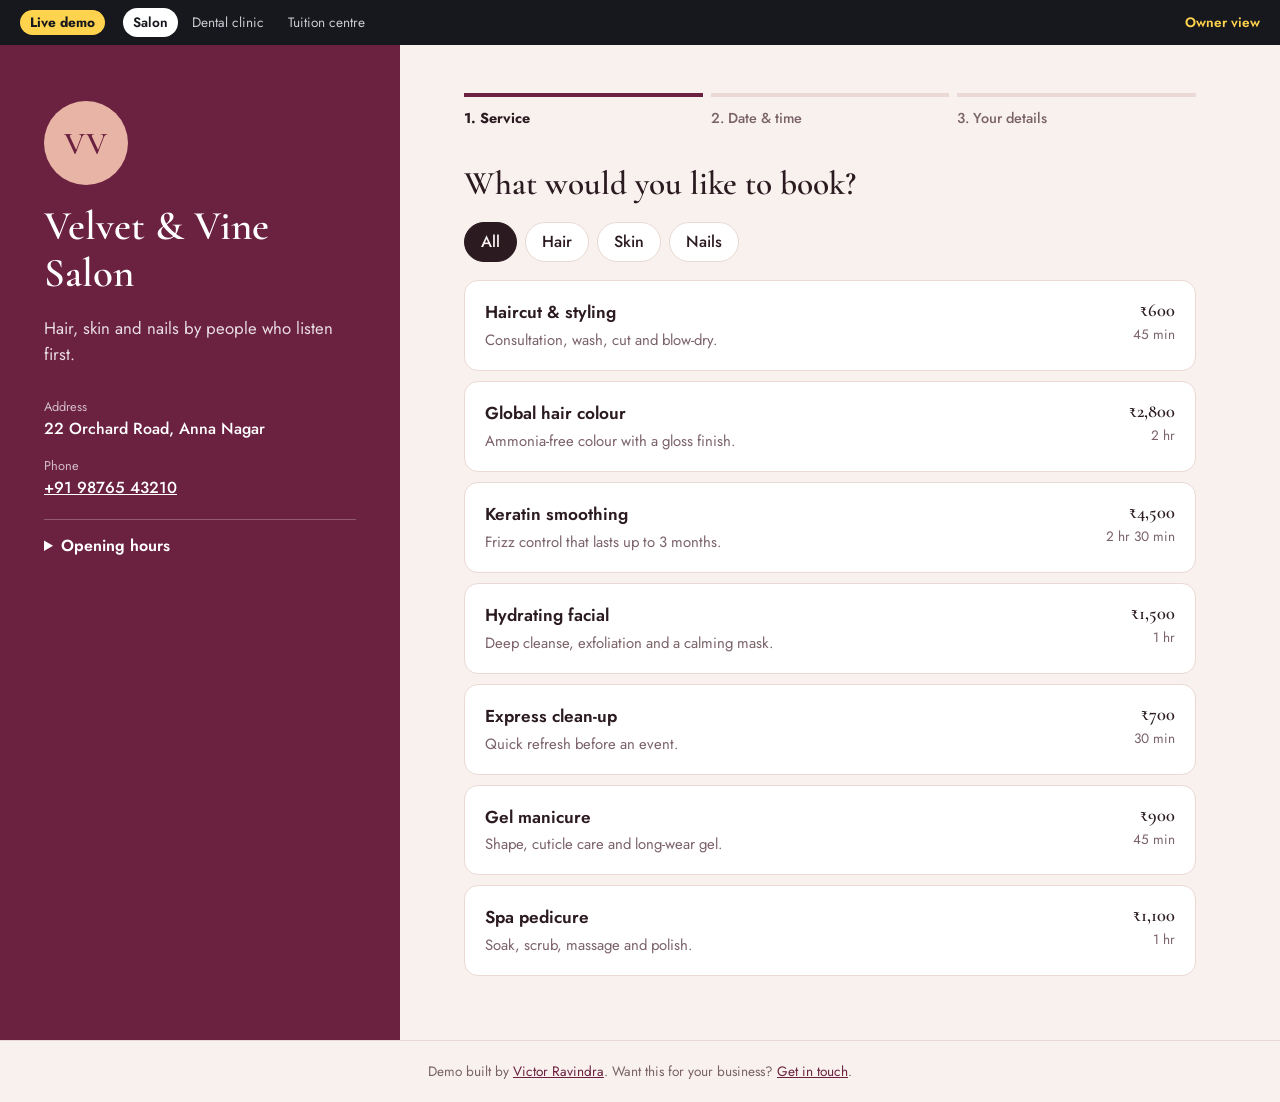
<file: index.html>
<!DOCTYPE html>
<html lang="en">
<head>
  <meta charset="UTF-8" />
  <meta name="viewport" content="width=device-width, initial-scale=1.0" />
  <meta name="theme-color" content="#333333" />
  <title>Book an appointment</title>
  <meta name="description" content="Book your appointment online in under a minute." />
  <link rel="preconnect" href="https://fonts.googleapis.com" />
  <link rel="preconnect" href="https://fonts.gstatic.com" crossorigin />
  <link rel="stylesheet" href="css/style.css" />
</head>
<body class="customer">
  <div id="demo-bar" class="demo-bar" hidden></div>

  <div class="shell">
    <aside class="biz" aria-label="About the business">
      <div class="biz-mark" id="biz-mark" aria-hidden="true"></div>
      <h1 id="biz-name"></h1>
      <p class="biz-tagline" id="biz-tagline"></p>
      <dl class="biz-facts">
        <div><dt>Address</dt><dd id="biz-address"></dd></div>
        <div><dt>Phone</dt><dd><a id="biz-phone"></a></dd></div>
      </dl>
      <details class="biz-hours">
        <summary>Opening hours</summary>
        <table id="biz-hours"></table>
      </details>
    </aside>

    <main class="flow" id="flow" aria-live="polite">
      <ol class="steps" id="steps" aria-label="Booking steps">
        <li data-step="service">Service</li>
        <li data-step="time">Date &amp; time</li>
        <li data-step="details">Your details</li>
      </ol>

      <section id="step-service" class="step">
        <h2>What would you like to book?</h2>
        <div class="chips" id="categories" role="group" aria-label="Filter by category"></div>
        <ul class="services" id="services"></ul>
      </section>

      <section id="step-time" class="step" hidden>
        <button type="button" class="back" data-go="service">Change service</button>
        <div class="picked" id="picked-service"></div>
        <h2>Pick a day</h2>
        <div class="dates" id="dates" role="listbox" aria-label="Available dates"></div>
        <h2 class="slots-title">Pick a time <span id="slots-date"></span></h2>
        <div id="slots" class="slots"></div>
      </section>

      <section id="step-details" class="step" hidden>
        <button type="button" class="back" data-go="time">Change time</button>
        <div class="picked" id="picked-summary"></div>
        <h2>Your details</h2>
        <form id="details-form" novalidate>
          <div class="field">
            <label for="f-name">Full name</label>
            <input id="f-name" name="name" autocomplete="name" required />
            <small class="error"></small>
          </div>
          <div class="field">
            <label for="f-phone">Mobile number</label>
            <input id="f-phone" name="phone" type="tel" inputmode="tel" autocomplete="tel" required />
            <small class="error"></small>
          </div>
          <div class="field">
            <label for="f-notes">Anything we should know? <span class="opt">optional</span></label>
            <textarea id="f-notes" name="notes" rows="3"></textarea>
          </div>
          <p class="form-error" id="form-error" role="alert"></p>
          <button type="submit" class="btn btn-primary btn-block" id="confirm-btn">Confirm booking</button>
        </form>
      </section>

      <section id="step-done" class="step done" hidden>
        <div class="tick" aria-hidden="true">
          <svg viewBox="0 0 52 52"><circle cx="26" cy="26" r="24"/><path d="M15 27l7 7 15-16"/></svg>
        </div>
        <h2>You're booked</h2>
        <p class="done-lead" id="done-lead"></p>
        <dl class="receipt" id="receipt"></dl>
        <div class="done-actions">
          <a class="btn btn-primary" id="wa-btn" target="_blank" rel="noopener">Send confirmation on WhatsApp</a>
          <button type="button" class="btn btn-ghost" id="ics-btn">Add to calendar</button>
          <button type="button" class="btn btn-link" data-go="service" id="again-btn">Book something else</button>
        </div>
      </section>
    </main>
  </div>

  <footer class="made-by" id="made-by"></footer>

  <script src="js/config.js"></script>
  <script src="js/core.js"></script>
  <script src="js/app.js"></script>
</body>
</html>
</file>
<file: css/style.css>
/*! BookEase demo. Copyright (c) 2026 Victor Ravindra. All rights reserved. Unauthorised copying or reuse is prohibited. */
:root{--primary: #333;--on-primary: #fff;--accent: #ddd;--bg: #f6f6f6;--surface: #fff;--ink: #1d1d1d;--muted: #666;--line: #e3e3e3;--font-display: Georgia, serif;--font-body: system-ui, sans-serif;--radius: 14px;--danger: #b3261e;--ok: #1f7a4d;--warn: #9a6a00}*,*:before,*:after{box-sizing:border-box}[hidden]{display:none!important}html{-webkit-text-size-adjust:100%}body{margin:0;font-family:var(--font-body);background:var(--bg);color:var(--ink);line-height:1.55;font-size:16px}button,input,select,textarea{font:inherit;color:inherit}a{color:var(--primary)}h1,h2,h3{font-family:var(--font-display);line-height:1.15;margin:0;font-weight:600}.stat p,.service-price,.date-day,.bk-time,.slot{font-variant-numeric:lining-nums tabular-nums}:focus-visible{outline:3px solid var(--accent);outline-offset:2px}[tabindex="-1"]:focus{outline:none}@media(prefers-reduced-motion:reduce){*,*:before,*:after{animation:none!important;transition:none!important;scroll-behavior:auto!important}}.sr-only{position:absolute;width:1px;height:1px;overflow:hidden;clip:rect(0 0 0 0);white-space:nowrap}.btn{display:inline-flex;align-items:center;justify-content:center;gap:8px;border:2px solid transparent;border-radius:999px;padding:12px 22px;font-weight:600;cursor:pointer;text-decoration:none;transition:filter .15s,background .15s}.btn-primary{background:var(--primary);color:var(--on-primary)}.btn-primary:hover{filter:brightness(1.1)}.btn-primary:disabled{opacity:.6;cursor:progress}.btn-ghost{background:transparent;border-color:var(--primary);color:var(--primary)}.btn-ghost:hover{background:var(--primary);color:var(--on-primary)}.btn-link{background:none;color:var(--muted);text-decoration:underline;text-underline-offset:3px}.btn-small{padding:7px 14px;font-size:.9rem}.btn-block{width:100%}.demo-bar{display:flex;align-items:center;gap:12px 18px;flex-wrap:wrap;padding:8px 20px;background:#16181d;color:#e8e8e8;font-size:.85rem}.demo-bar[hidden]{display:none}.demo-label{background:#ffd34d;color:#16181d;font-weight:700;padding:2px 10px;border-radius:999px}.demo-bar nav{display:flex;gap:4px;flex-wrap:wrap}.demo-bar nav a{color:#c9cbd1;text-decoration:none;padding:4px 10px;border-radius:999px}.demo-bar nav a:hover{color:#fff;background:#2a2d35}.demo-bar nav a[aria-current]{background:#fff;color:#16181d;font-weight:600}.demo-switch{margin-left:auto;color:#ffd34d;font-weight:600;text-decoration:none}.demo-switch:hover{text-decoration:underline}.shell{display:grid;grid-template-columns:minmax(280px,400px) minmax(0,1fr);min-height:calc(100vh - 50px)}.biz{background:var(--primary);color:var(--on-primary);padding:56px 44px;display:flex;flex-direction:column;gap:18px}.biz-mark{width:84px;height:84px;border-radius:50%;background:var(--accent);color:var(--primary);display:grid;place-items:center;font:600 2rem var(--font-display);letter-spacing:.02em}.biz h1{font-size:clamp(2rem,3.2vw,2.8rem)}.biz-tagline{margin:0;opacity:.85;font-size:1.05rem;max-width:30ch}.biz-facts{margin:12px 0 0;display:grid;gap:14px}.biz-facts dt{font-size:.8rem;opacity:.7}.biz-facts dd{margin:0;font-weight:500}.biz a{color:inherit}.biz-hours{border-top:1px solid color-mix(in srgb,var(--on-primary) 25%,transparent);padding-top:14px}.biz-hours summary{cursor:pointer;font-weight:600}.biz-hours table{margin-top:10px;border-collapse:collapse;width:100%;font-size:.92rem}.biz-hours th{text-align:left;font-weight:500;padding:4px 12px 4px 0;opacity:.8;vertical-align:top}.biz-hours td{padding:4px 0}.biz-hours tr.today th,.biz-hours tr.today td{opacity:1;font-weight:700}.flow{padding:48px clamp(20px,5vw,72px) 64px;max-width:860px;width:100%}.step h2{font-size:clamp(1.6rem,2.6vw,2.1rem);margin-bottom:18px}.step[hidden]{display:none}.steps{list-style:none;padding:0;margin:0 0 36px;display:grid;grid-template-columns:repeat(3,1fr);gap:8px;counter-reset:s}.steps[hidden]{display:none}.steps li{counter-increment:s;border-top:4px solid var(--line);padding-top:10px;font-size:.9rem;color:var(--muted);font-weight:500}.steps li:before{content:counter(s) ". "}.steps li.current{border-color:var(--primary);color:var(--ink);font-weight:700}.steps li.complete{border-color:color-mix(in srgb,var(--primary) 45%,var(--bg))}.chips{display:flex;gap:8px;flex-wrap:wrap;margin-bottom:18px}.chips[hidden]{display:none}.chip{border:1.5px solid var(--line);background:var(--surface);border-radius:999px;padding:7px 16px;cursor:pointer;font-weight:500}.chip[aria-pressed=true]{background:var(--ink);border-color:var(--ink);color:var(--bg)}.services{list-style:none;margin:0;padding:0;display:grid;gap:10px}.service{width:100%;display:flex;justify-content:space-between;gap:16px;text-align:left;background:var(--surface);border:1.5px solid var(--line);border-radius:var(--radius);padding:18px 20px;cursor:pointer;transition:border-color .15s,transform .15s}.service:hover{border-color:var(--primary)}.service:active{transform:scale(.995)}.service-main{display:flex;flex-direction:column;gap:3px}.service-name{font-weight:600;font-size:1.08rem}.service-desc{color:var(--muted);font-size:.93rem}.service-meta{display:flex;flex-direction:column;align-items:flex-end;gap:3px;white-space:nowrap}.service-price{font:600 1.15rem var(--font-display)}.service-dur{color:var(--muted);font-size:.85rem}.back{background:none;border:0;padding:0;color:var(--muted);cursor:pointer;font-weight:500;margin-bottom:14px}.back:before{content:"\2039  "}.back:hover{color:var(--ink)}.picked{display:flex;flex-wrap:wrap;align-items:baseline;gap:4px 14px;background:color-mix(in srgb,var(--accent) 35%,var(--surface));border-radius:var(--radius);padding:14px 18px;margin-bottom:28px}.picked-name{font-weight:700}.picked-meta{color:var(--muted);font-size:.92rem}.picked-when{flex-basis:100%;font-weight:600;color:var(--primary)}.dates{display:flex;gap:8px;overflow-x:auto;padding:4px 2px 12px;margin-bottom:20px;scroll-snap-type:x proximity;scrollbar-width:thin}.date{flex:0 0 74px;scroll-snap-align:start;display:flex;flex-direction:column;align-items:center;gap:1px;padding:10px 4px;border-radius:var(--radius);border:1.5px solid var(--line);background:var(--surface);cursor:pointer}.date-dow{font-size:.78rem;color:var(--muted);font-weight:600}.date-day{font:600 1.6rem/1.1 var(--font-display)}.date-mon{font-size:.78rem}.date-note{font-size:.7rem;color:var(--muted);margin-top:4px}.date[aria-selected=true]{background:var(--primary);border-color:var(--primary);color:var(--on-primary)}.date[aria-selected=true] .date-dow,.date[aria-selected=true] .date-note{color:inherit;opacity:.85}.date:disabled{opacity:.45;cursor:not-allowed;background:transparent}.date:not(:disabled):not([aria-selected=true]):hover{border-color:var(--primary)}.slots-title{font-size:1.3rem!important}.slots-title span{font-family:var(--font-body);font-size:.95rem;color:var(--muted);font-weight:500}.slot-group+.slot-group{margin-top:18px}.slot-group h3{font:600 .85rem var(--font-body);color:var(--muted);margin-bottom:8px}.slot-grid{display:grid;grid-template-columns:repeat(auto-fill,minmax(96px,1fr));gap:8px}.slot{padding:11px 6px;border-radius:10px;border:1.5px solid var(--line);background:var(--surface);cursor:pointer;font-weight:600;font-variant-numeric:tabular-nums}.slot:hover:not(:disabled){border-color:var(--primary);background:color-mix(in srgb,var(--accent) 30%,var(--surface))}.slot:disabled{text-decoration:line-through;color:var(--muted);opacity:.5;cursor:not-allowed;background:transparent}.empty{color:var(--muted);background:var(--surface);border:1.5px dashed var(--line);border-radius:var(--radius);padding:20px}.field{display:flex;flex-direction:column;gap:6px;margin-bottom:16px}.field label{font-weight:600;font-size:.95rem}.opt{color:var(--muted);font-weight:400}input,select,textarea{width:100%;padding:12px 14px;border:1.5px solid var(--line);border-radius:10px;background:var(--surface)}input:focus,select:focus,textarea:focus{outline:none;border-color:var(--primary);box-shadow:0 0 0 3px color-mix(in srgb,var(--primary) 18%,transparent)}.field.invalid input{border-color:var(--danger)}.error{color:var(--danger);font-size:.85rem;min-height:1em}.form-error{color:var(--danger);font-weight:500;margin:0 0 12px;min-height:0}.form-error:empty{display:none}.done{text-align:center;max-width:520px;margin:24px auto 0}.tick svg{width:76px;height:76px}.tick circle{fill:none;stroke:var(--primary);stroke-width:3;stroke-dasharray:151;stroke-dashoffset:151;animation:draw .6s ease forwards}.tick path{fill:none;stroke:var(--primary);stroke-width:4;stroke-linecap:round;stroke-linejoin:round;stroke-dasharray:40;stroke-dashoffset:40;animation:draw .4s .5s ease forwards}@keyframes draw{to{stroke-dashoffset:0}}.done h2{margin:12px 0 6px}.done-lead{color:var(--muted)}.receipt{text-align:left;background:var(--surface);border:1.5px solid var(--line);border-radius:var(--radius);padding:6px 20px;margin:24px 0}.receipt div{display:grid;grid-template-columns:110px 1fr;gap:12px;padding:12px 0;border-bottom:1px dashed var(--line)}.receipt div:last-child{border-bottom:0}.receipt dt{color:var(--muted);font-size:.9rem}.receipt dd{margin:0;font-weight:600}.receipt .ref{font-variant-numeric:tabular-nums;letter-spacing:.04em}.done-actions{display:flex;flex-direction:column;gap:10px;align-items:stretch}.made-by{text-align:center;padding:20px;font-size:.85rem;color:var(--muted);border-top:1px solid var(--line)}@media(max-width:860px){.shell{grid-template-columns:minmax(0,1fr);min-height:0}.biz{padding:28px 20px 24px;gap:10px}.biz-mark{width:56px;height:56px;font-size:1.35rem}.biz-facts{grid-template-columns:1fr 1fr;gap:10px;margin-top:4px;font-size:.92rem}.flow{padding:28px 16px 48px}.steps{margin-bottom:24px}.service{padding:16px}.demo-switch{margin-left:0}}.admin{background:var(--bg)}.login{min-height:calc(100vh - 50px);display:grid;place-items:center;padding:24px 16px}.login-card{width:min(400px,100%);background:var(--surface);border:1.5px solid var(--line);border-radius:20px;padding:32px 28px}.login-card .biz-mark{margin-bottom:16px}.login-card h1{font-size:1.7rem;margin-bottom:4px}.login-card p{color:var(--muted);margin:0 0 20px}.hint{background:color-mix(in srgb,var(--accent) 35%,var(--surface));padding:10px 14px;border-radius:10px;font-size:.9rem;color:var(--ink)!important}.topbar{display:flex;align-items:center;justify-content:space-between;gap:12px;flex-wrap:wrap;padding:14px clamp(16px,4vw,40px);background:var(--primary);color:var(--on-primary)}.topbar-brand{display:flex;align-items:center;gap:12px}.topbar .biz-mark{width:40px;height:40px;font-size:1rem}.topbar h1{font-size:1.3rem}.topbar small{display:block;opacity:.8;font-size:.8rem}.topbar-actions{display:flex;gap:8px;flex-wrap:wrap}.topbar .btn-ghost{border-color:color-mix(in srgb,var(--on-primary) 50%,transparent);color:var(--on-primary)}.topbar .btn-ghost:hover{background:color-mix(in srgb,var(--on-primary) 15%,transparent)}.dash{padding:24px clamp(16px,4vw,40px) 56px;max-width:1200px;margin:0 auto}.stats{display:grid;grid-template-columns:repeat(4,minmax(0,1fr));gap:14px;margin-bottom:24px}.stat{background:var(--surface);border:1.5px solid var(--line);border-radius:var(--radius);padding:16px 18px}.stat h2{font:500 .85rem var(--font-body);color:var(--muted)}.stat p{margin:4px 0 0;font:600 1.8rem/1.2 var(--font-display);font-variant-numeric:tabular-nums}.stat:first-child{background:var(--ink);color:var(--bg);border-color:var(--ink)}.stat:first-child h2{color:inherit;opacity:.75}.tabs{display:flex;gap:4px;border-bottom:1.5px solid var(--line);margin-bottom:20px;overflow-x:auto}.tabs button{background:none;border:0;padding:10px 16px;font-weight:600;color:var(--muted);cursor:pointer;border-bottom:3px solid transparent;margin-bottom:-1.5px;white-space:nowrap}.tabs button[aria-selected=true]{color:var(--ink);border-bottom-color:var(--primary)}.panel[hidden]{display:none}.toolbar{display:flex;gap:10px;flex-wrap:wrap;align-items:center;margin-bottom:16px}.seg{display:inline-flex;background:var(--surface);border:1.5px solid var(--line);border-radius:999px;padding:3px}.seg button{border:0;background:none;padding:6px 14px;border-radius:999px;cursor:pointer;font-weight:600;color:var(--muted);font-size:.9rem}.seg button[aria-pressed=true]{background:var(--primary);color:var(--on-primary)}.toolbar input[type=search]{flex:1;min-width:180px;max-width:320px;padding:9px 14px;border-radius:999px}.toolbar .btn{margin-left:auto}.day-group+.day-group{margin-top:22px}.day-group h3{font:600 1rem var(--font-body);margin-bottom:8px;display:flex;gap:10px;align-items:baseline}.day-group h3 span{color:var(--muted);font-weight:500;font-size:.88rem}.bk-list{list-style:none;margin:0;padding:0;background:var(--surface);border:1.5px solid var(--line);border-radius:var(--radius);overflow:hidden}.bk{display:grid;grid-template-columns:130px minmax(0,1.4fr) minmax(0,1fr) 290px;gap:8px 18px;align-items:center;padding:14px 18px;border-bottom:1px solid var(--line)}.bk:last-child{border-bottom:0}.bk-time{font-weight:700;font-variant-numeric:tabular-nums}.bk-time small{display:block;font-weight:400;color:var(--muted);font-size:.8rem}.bk-who b{display:block}.bk-who a{font-size:.88rem;margin-right:10px}.bk-who .notes{display:block;color:var(--muted);font-size:.85rem;font-style:italic}.bk-what{font-size:.93rem}.bk-what small{display:block;color:var(--muted)}.bk-actions{display:flex;gap:6px;align-items:center;justify-content:flex-end;flex-wrap:wrap}.status{font-size:.78rem;font-weight:700;padding:3px 10px;border-radius:999px;white-space:nowrap}.status.booked{background:color-mix(in srgb,var(--accent) 45%,var(--surface));color:var(--ink)}.status.completed{background:#dcf1e5;color:var(--ok)}.status.cancelled{background:#f9e0de;color:var(--danger)}.status.no_show{background:#fbefd2;color:var(--warn)}.bk.is-cancelled .bk-time,.bk.is-cancelled .bk-who b{text-decoration:line-through;color:var(--muted)}.icon-btn{border:1.5px solid var(--line);background:var(--surface);border-radius:8px;padding:5px 10px;font-size:.82rem;font-weight:600;cursor:pointer}.icon-btn:hover{border-color:var(--primary)}.empty-state{text-align:center;padding:40px 20px;color:var(--muted);background:var(--surface);border:1.5px dashed var(--line);border-radius:var(--radius)}.cards-2{display:grid;grid-template-columns:minmax(0,1fr) minmax(0,1fr);gap:20px;align-items:start}.card{background:var(--surface);border:1.5px solid var(--line);border-radius:var(--radius);padding:22px}.card h2{font-size:1.3rem;margin-bottom:6px}.card>p{color:var(--muted);margin:0 0 16px}.row{display:flex;gap:10px;flex-wrap:wrap}.row>*{flex:1;min-width:140px}.blocked-list{list-style:none;margin:0;padding:0}.blocked-list li{display:flex;justify-content:space-between;align-items:center;gap:12px;padding:12px 0;border-bottom:1px solid var(--line)}.blocked-list li:last-child{border-bottom:0}.blocked-list small{display:block;color:var(--muted)}.link-box{display:flex;gap:8px}.link-box input{font-size:.9rem}.qr-wrap{display:flex;flex-direction:column;align-items:center;gap:14px}#qr{background:#fff;padding:14px;border-radius:12px;border:1.5px solid var(--line);line-height:0}#qr img,#qr canvas{width:200px;height:200px}.toast{position:fixed;left:50%;bottom:24px;transform:translate(-50%,16px);background:var(--ink);color:var(--bg);padding:10px 18px;border-radius:999px;opacity:0;pointer-events:none;transition:opacity .2s,transform .2s;font-weight:500;z-index:50}.toast.show{opacity:1;transform:translate(-50%)}.poster{display:none}@media print{body.printing>*:not(.poster){display:none!important}body.printing .poster{display:flex!important;flex-direction:column;align-items:center;justify-content:center;text-align:center;gap:18px;min-height:95vh;color:#000}.poster h1{font-size:40pt}.poster p{font-size:18pt;margin:0}.poster .poster-qr img,.poster .poster-qr canvas{width:9cm!important;height:9cm!important}.poster small{font-size:12pt}}@media(max-width:900px){.stats{grid-template-columns:repeat(2,minmax(0,1fr))}.cards-2{grid-template-columns:1fr}.bk{grid-template-columns:96px minmax(0,1fr)}.bk-what{grid-column:2}.bk-actions{grid-column:1 / -1;justify-content:flex-start}.toolbar .btn{margin-left:0}}
</file>
